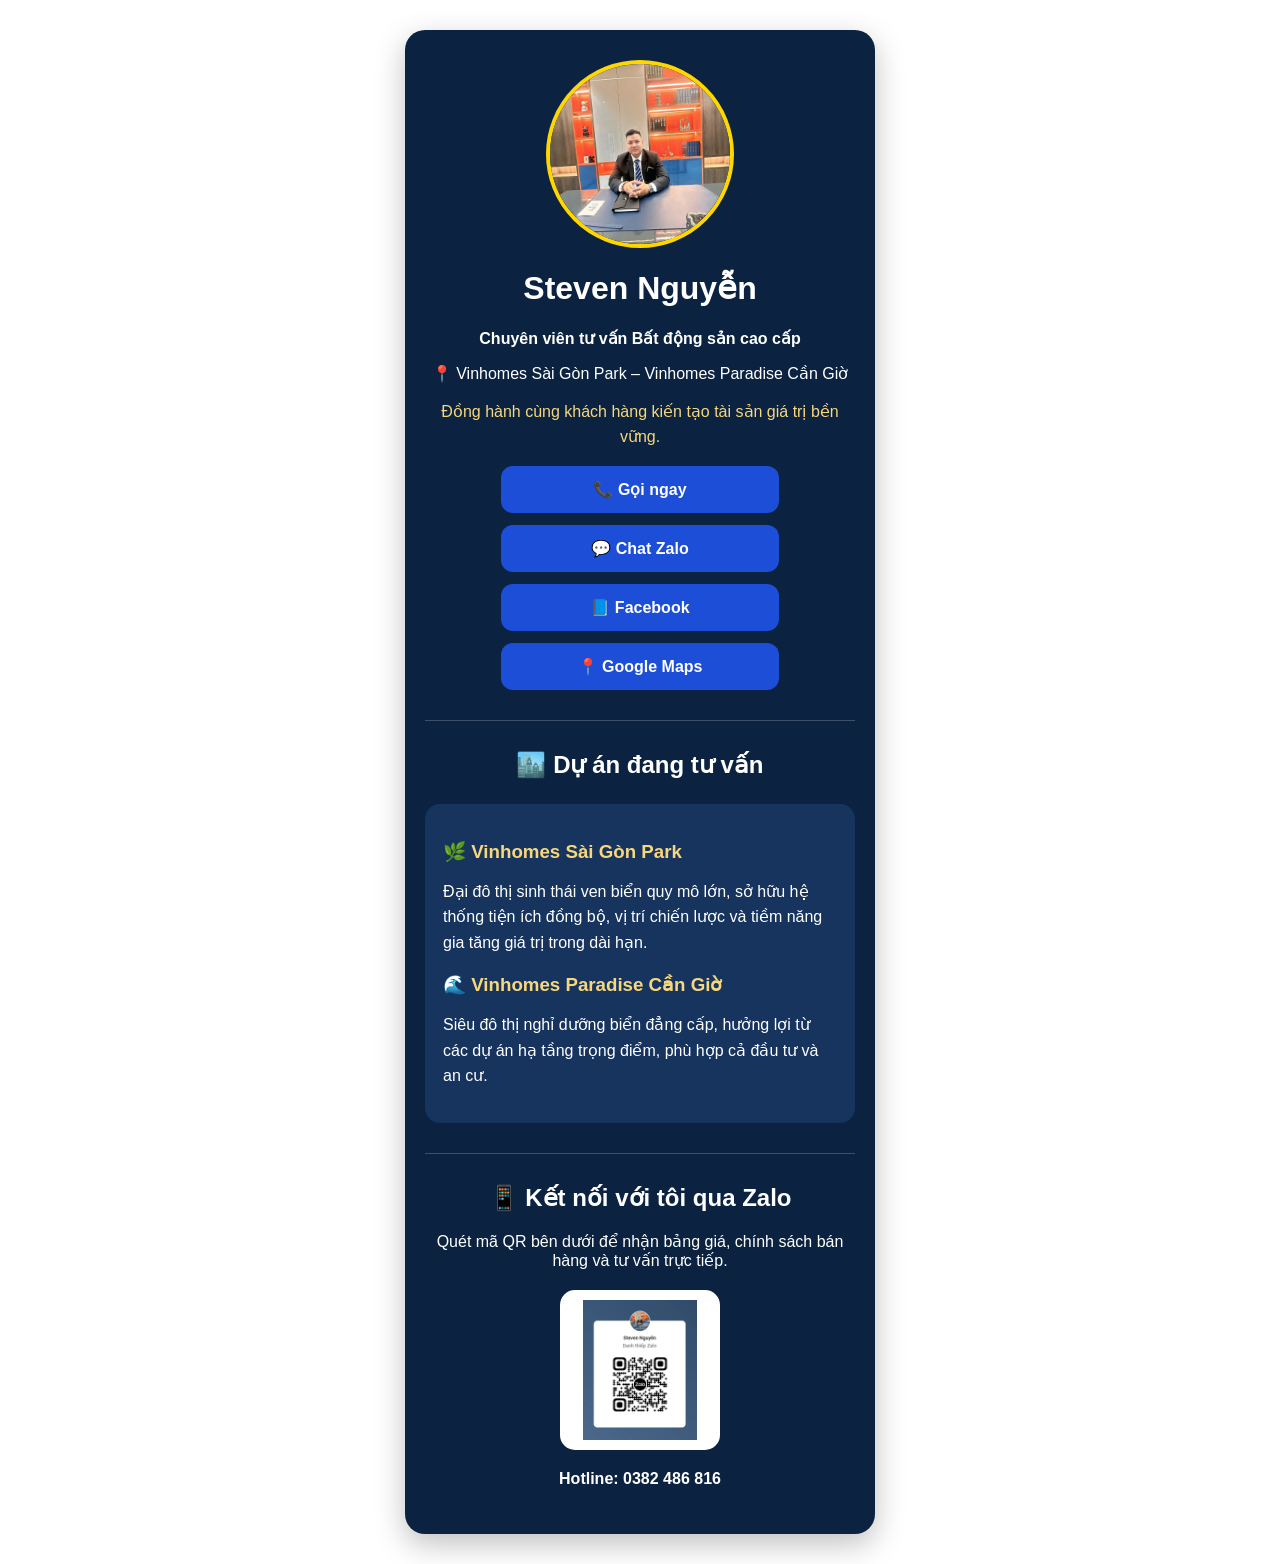
<file: index.html>
<!DOCTYPE html>
<html lang="vi">
<head>
    <meta charset="UTF-8">
    <meta name="viewport" content="width=device-width, initial-scale=1.0">
    <title>Steven Nguyễn | Chuyên viên tư vấn Bất động sản cao cấp</title>
    <link rel="stylesheet" href="style.css">
</head>

<body>

<div class="hero">

    <img src="avatar.jpg" class="avatar" alt="Steven Nguyễn">

    <h1>Steven Nguyễn</h1>

    <p><strong>Chuyên viên tư vấn Bất động sản cao cấp</strong></p>

    <p>📍 Vinhomes Sài Gòn Park – Vinhomes Paradise Cần Giờ</p>

    <p class="quote">
        Đồng hành cùng khách hàng kiến tạo tài sản giá trị bền vững.
    </p>

    <a class="btn" href="tel:0382486816">📞 Gọi ngay</a>

    <a class="btn" href="https://zalo.me/0382486816">💬 Chat Zalo</a>

    <a class="btn" href="https://www.facebook.com/profile.php?id=61580756847563">
        📘 Facebook
    </a>

    <a class="btn" href="https://maps.app.goo.gl/tcQ3JYutJc8d5atE7">
        📍 Google Maps
    </a>

    <hr>

    <h2>🏙️ Dự án đang tư vấn</h2>

    <div class="project">

        <h3>🌿 Vinhomes Sài Gòn Park</h3>

        <p>
            Đại đô thị sinh thái ven biển quy mô lớn,
            sở hữu hệ thống tiện ích đồng bộ, vị trí chiến lược
            và tiềm năng gia tăng giá trị trong dài hạn.
        </p>

        <h3>🌊 Vinhomes Paradise Cần Giờ</h3>

        <p>
            Siêu đô thị nghỉ dưỡng biển đẳng cấp,
            hưởng lợi từ các dự án hạ tầng trọng điểm,
            phù hợp cả đầu tư và an cư.
        </p>

    </div>

    <hr>

    <h2>📱 Kết nối với tôi qua Zalo</h2>

    <p>
        Quét mã QR bên dưới để nhận bảng giá,
        chính sách bán hàng và tư vấn trực tiếp.
    </p>

    <img src="qr-zalo.jpg" class="qr" alt="QR Zalo Steven Nguyễn">

    <p><strong>Hotline: 0382 486 816</strong></p>

</div>

</body>
</html>
</file>
<file: style.css>
Được, mình viết lại toàn bộ index.html để bạn chỉ việc copy đè lên file cũ. Mình đã:

✅ Đưa QR xuống cuối trang.
✅ Thêm mục Dự án đang tư vấn.
✅ Giữ nguyên các nút gọi, Zalo, Facebook, Google Maps.
✅ Bố cục gọn gàng và dễ mở rộng sau này.
<!DOCTYPE html>
<html lang="vi">
<head>
    <meta charset="UTF-8">
    <meta name="viewport" content="width=device-width, initial-scale=1.0">
    <title>Steven Nguyễn | Chuyên viên tư vấn Bất động sản cao cấp</title>
    <link rel="stylesheet" href="style.css">
</head>

<body>

<div class="hero">

    <img src="avatar.jpg" class="avatar" alt="Steven Nguyễn">

    <h1>Steven Nguyễn</h1>

    <p><strong>Chuyên viên tư vấn Bất động sản cao cấp</strong></p>

    <p>📍 Vinhomes Sài Gòn Park – Vinhomes Paradise Cần Giờ</p>

    <p class="quote">
        Đồng hành cùng khách hàng kiến tạo tài sản giá trị bền vững.
    </p>

    <a class="btn" href="tel:0382486816">📞 Gọi ngay</a>

    <a class="btn" href="https://zalo.me/0382486816">💬 Chat Zalo</a>

    <a class="btn" href="https://www.facebook.com/profile.php?id=61580756847563">
        📘 Facebook
    </a>

    <a class="btn" href="https://maps.app.goo.gl/tcQ3JYutJc8d5atE7">
        📍 Google Maps
    </a>

    <hr>

    <h2>🏙️ Dự án đang tư vấn</h2>

    <div class="project">

        <h3>🌿 Vinhomes Sài Gòn Park</h3>

        <p>
            Đại đô thị sinh thái ven biển quy mô lớn,
            sở hữu hệ thống tiện ích đồng bộ, vị trí chiến lược
            và tiềm năng gia tăng giá trị trong dài hạn.
        </p>

        <h3>🌊 Vinhomes Paradise Cần Giờ</h3>

        <p>
            Siêu đô thị nghỉ dưỡng biển đẳng cấp,
            hưởng lợi từ các dự án hạ tầng trọng điểm,
            phù hợp cả đầu tư và an cư.
        </p>

    </div>

    <hr>

    <h2>📱 Kết nối với tôi qua Zalo</h2>

    <p>
        Quét mã QR bên dưới để nhận bảng giá,
        chính sách bán hàng và tư vấn trực tiếp.
    </p>

    <img src="qr-zalo.jpg" class="qr" alt="QR Zalo Steven Nguyễn">

    <p><strong>Hotline: 0382 486 816</strong></p>

</div>

</body>
</html>
Sau đó thay luôn file style.css bằng đoạn này
body{
    margin:0;
    background:#f5f7fb;
}

.hero{
    text-align:center;
    max-width:430px;
    margin:30px auto;
    padding:30px 20px;
    font-family:Arial,sans-serif;
    background:#0b2341;
    color:white;
    border-radius:20px;
    box-shadow:0 10px 30px rgba(0,0,0,.25);
}

.avatar{
    width:180px;
    height:180px;
    border-radius:50%;
    border:4px solid gold;
    object-fit:cover;
    display:block;
    margin:0 auto 20px;
}

.quote{
    color:#f7d77d;
    line-height:1.6;
}

.btn{
    display:block;
    max-width:250px;
    margin:12px auto;
    padding:14px;
    background:#1d4ed8;
    color:white;
    text-decoration:none;
    border-radius:12px;
    font-weight:bold;
}

.btn:hover{
    background:#2563eb;
}

.project{
    text-align:left;
    background:#16345e;
    border-radius:15px;
    padding:18px;
    margin:25px 0;
}

.project h3{
    color:#f7d77d;
    margin-bottom:8px;
}

.project p{
    line-height:1.6;
    color:white;
}

.qr{
    width:140px;
    height:140px;
    display:block;
    margin:20px auto;
    background:white;
    padding:10px;
    border-radius:15px;
    object-fit:contain;
}

hr{
    border:none;
    border-top:1px solid rgba(255,255,255,.2);
    margin:30px 0;
}
</file>
